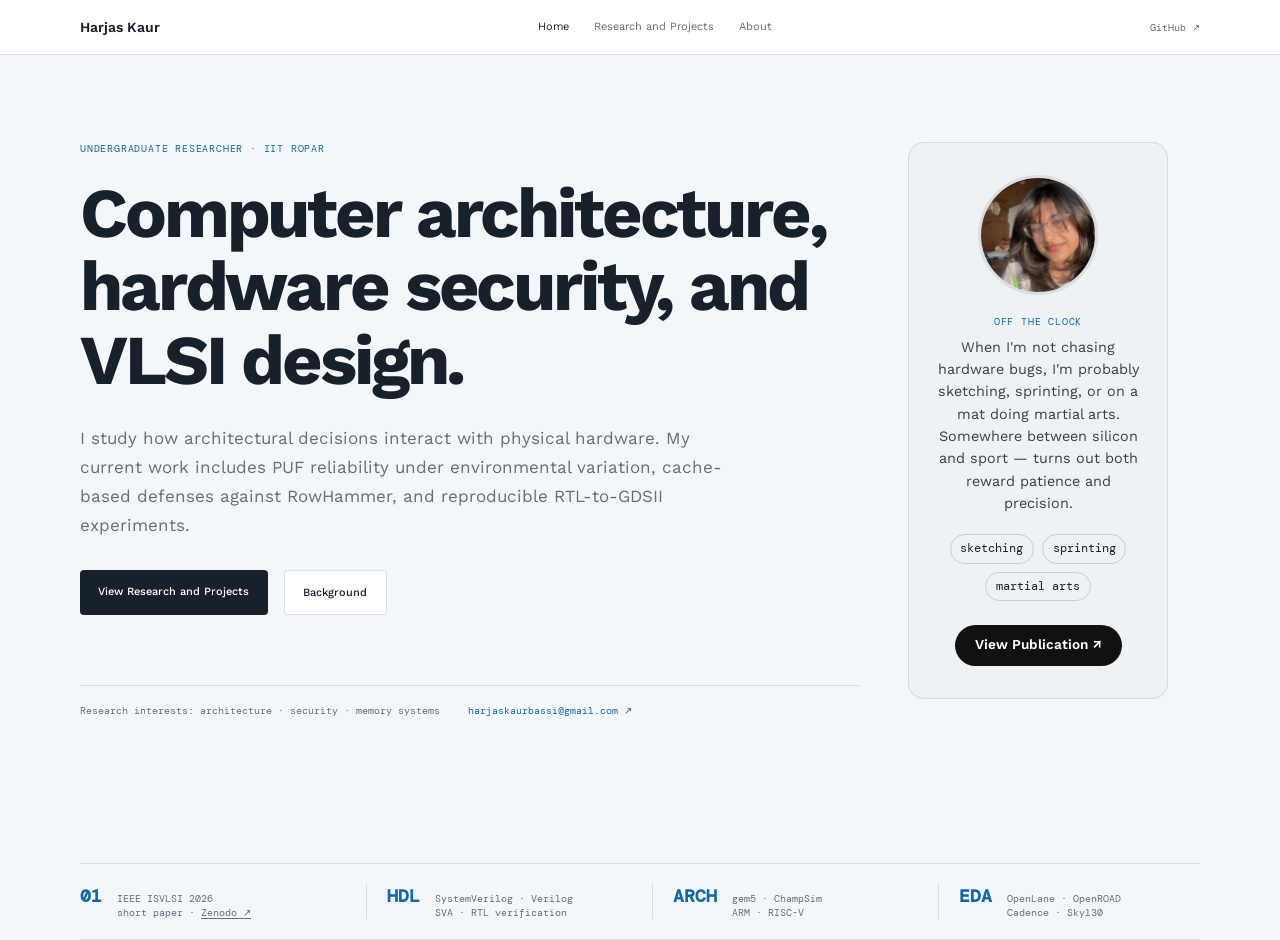
<file: index.html>
<!doctype html>
<html lang="en">
<head>
  <meta charset="utf-8">
  <meta name="viewport" content="width=device-width, initial-scale=1">
  <meta name="description" content="Harjas Kaur - undergraduate researcher in computer architecture, hardware security, and VLSI design.">
  <title>Harjas Kaur | Computer Architecture & Hardware Security</title>
  <link href="https://fonts.googleapis.com/css2?family=DM+Mono:wght@400;500&family=Work+Sans:wght@400;500;600;700&display=swap" rel="stylesheet">
  <link rel="stylesheet" href="styles.css">
</head>
<body>
  <nav class="navbar">
    <div class="nav-container">
      <a href="index.html" class="brand">Harjas Kaur</a>
      <div class="nav-links"><a href="index.html" class="active">Home</a><a href="research.html">Research and Projects</a><a href="about.html">About</a></div>
      <a class="small-link" href="https://github.com/harjas-kaur" target="_blank" rel="noreferrer">GitHub ↗</a>
    </div>
  </nav>

  <main class="container hero-section">
    <div class="hero-content">
      <p class="overline">Undergraduate researcher · IIT Ropar</p>
      <h1>Computer architecture, hardware security, and VLSI design.</h1>
      <p class="subtitle">I study how architectural decisions interact with physical hardware. My current work includes PUF reliability under environmental variation, cache-based defenses against RowHammer, and reproducible RTL-to-GDSII experiments.</p>
      
      <div class="action-buttons">
        <a href="research.html" class="btn btn-primary">View Research and Projects</a>
        <a href="about.html" class="btn btn-secondary">Background</a>
      </div>
      <div class="home-details"><span>Research interests: architecture · security · memory systems</span><a href="mailto:harjaskaurbassi@gmail.com">harjaskaurbassi@gmail.com ↗</a></div>
    </div>

       <aside class="side-pane">
      <img src="harjas-photo.jpg" alt="Harjas Kaur" class="side-pane-photo">
      <p class="overline">off the clock</p>
      <p class="side-pane-text">When I'm not chasing hardware bugs, I'm probably sketching, sprinting, or on a mat doing martial arts. Somewhere between silicon and sport — turns out both reward patience and precision.</p>
      <div class="side-pane-tags">
        <span>sketching</span>
        <span>sprinting</span>
        <span>martial arts</span>
      </div>
      <a href="https://zenodo.org/records/22248627" target="_blank" rel="noreferrer" class="side-pane-btn">View Publication ↗</a>
    </aside>
  </main>
<section class="home-strip">
  <div>
    <strong>01</strong>
    <span>
      IEEE ISVLSI 2026<br>short paper ·
      <a href="https://zenodo.org/records/22248627" target="_blank" rel="noreferrer">Zenodo ↗</a>
    </span>
  </div>
  <div><strong>HDL</strong><span>SystemVerilog · Verilog<br>SVA · RTL verification</span></div>
  <div><strong>ARCH</strong><span>gem5 · ChampSim<br>ARM · RISC-V</span></div>
  <div><strong>EDA</strong><span>OpenLane · OpenROAD<br>Cadence · Sky130</span></div>
</section>

</body>
</html>
</file>
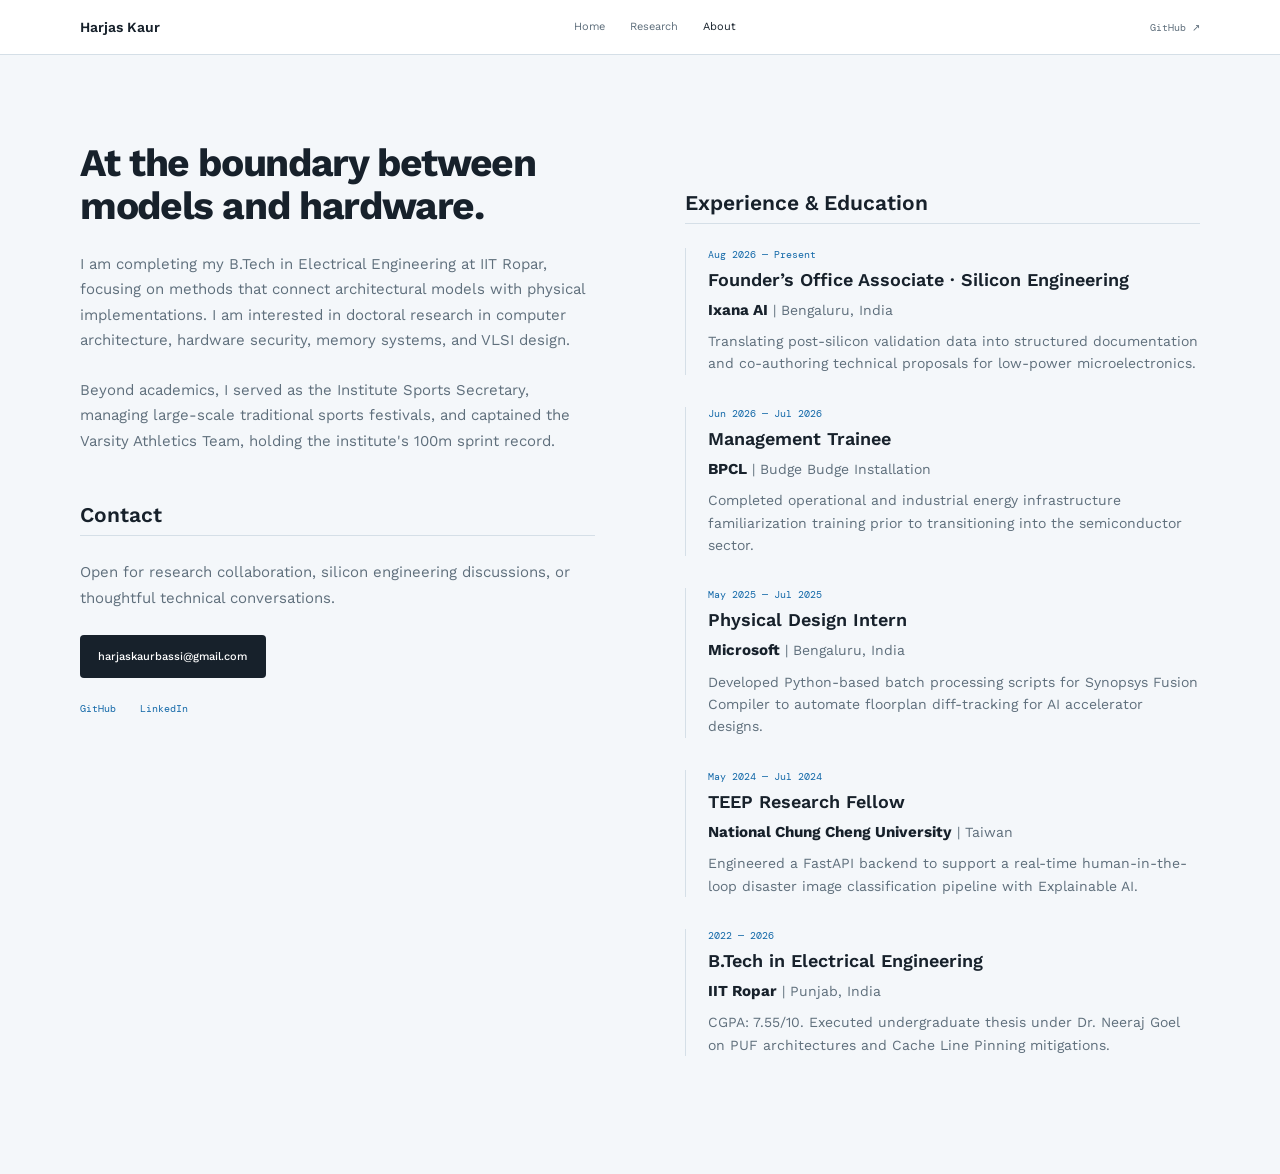
<file: about.html>
<!doctype html>
<html lang="en">
<head>
  <meta charset="utf-8">
  <meta name="viewport" content="width=device-width, initial-scale=1">
  <title>Harjas Kaur | About</title>
  <link href="https://fonts.googleapis.com/css2?family=DM+Mono:wght@400;500&family=Source+Serif+4:opsz,wght@8..60,400;8..60,500;8..60,600&family=Work+Sans:wght@400;500;600;700&display=swap" rel="stylesheet">
  <link rel="stylesheet" href="styles.css">
</head>
<body>
  <nav class="navbar">
    <div class="nav-container">
      <a href="index.html" class="brand">Harjas Kaur</a>
      <div class="nav-links"><a href="index.html">Home</a><a href="research.html">Research</a><a href="about.html" class="active">About</a></div>
      <a class="small-link" href="https://github.com/harjas-kaur" target="_blank" rel="noreferrer">GitHub ↗</a>
    </div>
  </nav>

  <main class="container">
    <div class="about-layout">
      <div class="about-text">
        <h2>At the boundary between models and hardware.</h2>
        <p>I am completing my B.Tech in Electrical Engineering at IIT Ropar, focusing on methods that connect architectural models with physical implementations. I am interested in doctoral research in computer architecture, hardware security, memory systems, and VLSI design.</p>
        <p>Beyond academics, I served as the Institute Sports Secretary, managing large-scale traditional sports festivals, and captained the Varsity Athletics Team, holding the institute's 100m sprint record.</p>
        
        <h3 class="section-title">Contact</h3>
        <p>Open for research collaboration, silicon engineering discussions, or thoughtful technical conversations.</p>
        <a href="mailto:harjaskaurbassi@gmail.com" class="btn btn-primary">harjaskaurbassi@gmail.com</a>
        <div class="social-links">
          <a href="https://github.com/harjas-kaur" target="_blank">GitHub</a>
          <a href="https://www.linkedin.com/in/harjas-kaur-bassi/" target="_blank">LinkedIn</a>
        </div>
      </div>

      <div class="timeline">
        <h3 class="section-title">Experience & Education</h3>
        
        <div class="timeline-item">
          <div class="date">Aug 2026 — Present</div>
          <div class="content">
            <h4>Founder’s Office Associate · Silicon Engineering</h4>
            <p><strong>Ixana AI</strong> | Bengaluru, India</p>
            <p>Translating post-silicon validation data into structured documentation and co-authoring technical proposals for low-power microelectronics.</p>
          </div>
        </div>

        <div class="timeline-item">
          <div class="date">Jun 2026 — Jul 2026</div>
          <div class="content">
            <h4>Management Trainee</h4>
            <p><strong>BPCL</strong> | Budge Budge Installation</p>
            <p>Completed operational and industrial energy infrastructure familiarization training prior to transitioning into the semiconductor sector.</p>
          </div>
        </div>

        <div class="timeline-item">
          <div class="date">May 2025 — Jul 2025</div>
          <div class="content">
            <h4>Physical Design Intern</h4>
            <p><strong>Microsoft</strong> | Bengaluru, India</p>
            <p>Developed Python-based batch processing scripts for Synopsys Fusion Compiler to automate floorplan diff-tracking for AI accelerator designs.</p>
          </div>
        </div>

        <div class="timeline-item">
          <div class="date">May 2024 — Jul 2024</div>
          <div class="content">
            <h4>TEEP Research Fellow</h4>
            <p><strong>National Chung Cheng University</strong> | Taiwan</p>
            <p>Engineered a FastAPI backend to support a real-time human-in-the-loop disaster image classification pipeline with Explainable AI.</p>
          </div>
        </div>

        <div class="timeline-item">
          <div class="date">2022 — 2026</div>
          <div class="content">
            <h4>B.Tech in Electrical Engineering</h4>
            <p><strong>IIT Ropar</strong> | Punjab, India</p>
            <p>CGPA: 7.55/10. Executed undergraduate thesis under Dr. Neeraj Goel on PUF architectures and Cache Line Pinning mitigations.</p>
          </div>
        </div>
      </div>
    </div>
  </main>
</body>
</html>
</file>
<file: styles.css>
:root {
  --bg-color: #fcfcfc;
  --text-primary: #1a1a1a;
  --text-secondary: #5a5a5a;
  --accent: #2563eb;
  --accent-hover: #1d4ed8;
  --border: #e5e5e5;
  --card-bg: #ffffff;
}

* {
  box-sizing: border-box;
  margin: 0;
  padding: 0;
}

body {
  font-family: 'Inter', sans-serif;
  background-color: var(--bg-color);
  color: var(--text-primary);
  line-height: 1.6;
}

h1, h2, h3, h4 {
  font-family: 'Lora', serif;
  font-weight: 500;
  line-height: 1.2;
}

a {
  text-decoration: none;
  color: var(--accent);
  transition: color 0.2s ease;
}

.container {
  max-width: 1000px;
  margin: 0 auto;
  padding: 4rem 2rem;
}

/* Navigation */
.navbar {
  border-bottom: 1px solid var(--border);
  background-color: var(--bg-color);
  position: sticky;
  top: 0;
  z-index: 100;
}

.nav-container {
  max-width: 1000px;
  margin: 0 auto;
  padding: 1.5rem 2rem;
  display: flex;
  justify-content: space-between;
  align-items: center;
}

.brand {
  font-weight: 600;
  font-size: 1.2rem;
  color: var(--text-primary);
}

.nav-links {
  display: flex;
  gap: 2rem;
}

.nav-links a {
  color: var(--text-secondary);
  font-size: 0.95rem;
}

.nav-links a:hover, .nav-links a.active {
  color: var(--text-primary);
}

/* Hero Section */
.hero-section {
  display: flex;
  align-items: center;
  justify-content: center;
  text-align: center;
  min-height: 70vh;
}

.hero-content {
  max-width: 700px;
}

.profile-pic {
  width: 120px;
  height: 120px;
  border-radius: 50%;
  margin-bottom: 1.5rem;
  border: 1px solid var(--border);
}

.hero-content h1 {
  font-size: 2.5rem;
  margin-bottom: 1.5rem;
}

.subtitle {
  font-size: 1.1rem;
  color: var(--text-secondary);
  margin-bottom: 2.5rem;
}

/* Buttons */
.action-buttons {
  display: flex;
  gap: 1rem;
  justify-content: center;
}

.btn {
  padding: 0.75rem 1.5rem;
  border-radius: 6px;
  font-weight: 500;
  font-size: 0.95rem;
  display: inline-block;
  transition: all 0.2s ease;
}

.btn-primary {
  background-color: var(--accent);
  color: white;
}

.btn-primary:hover {
  background-color: var(--accent-hover);
  color: white;
}

.btn-secondary {
  border: 1px solid var(--border);
  color: var(--text-primary);
}

.btn-secondary:hover {
  border-color: var(--text-primary);
}

/* Research Grid */
.page-header {
  margin-bottom: 3rem;
}

.page-header p {
  color: var(--text-secondary);
  font-size: 1.1rem;
  margin-top: 0.5rem;
}

.grid-layout {
  display: grid;
  grid-template-columns: repeat(auto-fill, minmax(300px, 1fr));
  gap: 2rem;
}

.card {
  background: var(--card-bg);
  border: 1px solid var(--border);
  padding: 2rem;
  border-radius: 8px;
  display: flex;
  flex-direction: column;
}

.card .tag {
  font-size: 0.8rem;
  text-transform: uppercase;
  letter-spacing: 0.05em;
  color: var(--text-secondary);
  margin-bottom: 1rem;
}

.card h3 {
  font-size: 1.3rem;
  margin-bottom: 1rem;
}

.card p {
  color: var(--text-secondary);
  font-size: 0.95rem;
  margin-bottom: 1.5rem;
  flex-grow: 1;
}

.card-link {
  font-weight: 500;
  font-size: 0.9rem;
}

/* About Layout */
.about-layout {
  display: grid;
  grid-template-columns: 1fr 1fr;
  gap: 4rem;
}

.about-text h2 {
  font-size: 2rem;
  margin-bottom: 1.5rem;
}

.about-text p {
  margin-bottom: 1.5rem;
  color: var(--text-secondary);
}

.section-title {
  font-size: 1.2rem;
  margin: 3rem 0 1.5rem;
  padding-bottom: 0.5rem;
  border-bottom: 1px solid var(--border);
}

.social-links {
  margin-top: 1.5rem;
  display: flex;
  gap: 1.5rem;
}

/* Timeline */
.timeline-item {
  margin-bottom: 2.5rem;
}

.timeline-item .date {
  font-size: 0.85rem;
  color: var(--text-secondary);
  margin-bottom: 0.5rem;
  font-weight: 500;
}

.timeline-item h4 {
  font-size: 1.1rem;
  margin-bottom: 0.25rem;
}

.timeline-item p strong {
  color: var(--text-primary);
  font-size: 0.95rem;
}

.timeline-item p {
  font-size: 0.95rem;
  color: var(--text-secondary);
  margin-top: 0.5rem;
}
.home-strip {
  display: flex;
  flex-wrap: wrap;
  gap: 1.5rem;
  padding: 2rem 1.5rem; /* right padding stops last item from touching the edge */
  box-sizing: border-box;
}

.home-strip > div {
  flex: 1 1 180px;
  min-width: 0; /* prevents overflow from long unbreakable content */
}

.home-strip a {
  color: inherit;
  text-decoration: underline;
  text-underline-offset: 2px;
}
.hero-section {
  display: flex;
  align-items: flex-start;
  justify-content: space-between;
  gap: 3rem;
  flex-wrap: wrap;
}

.hero-content {
  flex: 1 1 480px;
  min-width: 0;
}

.side-pane {
  flex: 0 0 260px;
  max-width: 260px;
  display: flex;
  flex-direction: column;
  align-items: center;
  text-align: center;
  padding: 2rem 1.5rem;
  border: 1px solid rgba(0, 0, 0, 0.1);
  border-radius: 16px;
  background: rgba(0, 0, 0, 0.02);
  box-sizing: border-box;
}

.side-pane-photo {
  width: 120px;
  height: 120px;
  object-fit: cover;
  border-radius: 50%;
  margin-bottom: 1.25rem;
  border: 3px solid rgba(0, 0, 0, 0.08);
}

.side-pane .overline {
  margin-bottom: 0.5rem;
}

.side-pane-text {
  font-family: "Work Sans", sans-serif;
  font-size: 0.9rem;
  line-height: 1.55;
  margin: 0 0 1.25rem;
  opacity: 0.85;
}

.side-pane-tags {
  display: flex;
  flex-wrap: wrap;
  justify-content: center;
  gap: 0.5rem;
  margin-bottom: 1.5rem;
}

.side-pane-tags span {
  font-family: "DM Mono", monospace;
  font-size: 0.75rem;
  padding: 0.25rem 0.6rem;
  border: 1px solid rgba(0, 0, 0, 0.15);
  border-radius: 999px;
}

.side-pane-btn {
  display: inline-block;
  font-family: "Work Sans", sans-serif;
  font-size: 0.85rem;
  font-weight: 600;
  padding: 0.6rem 1.25rem;
  border-radius: 999px;
  background: #111;
  color: #fff;
  text-decoration: none;
  transition: opacity 0.15s ease;
}

.side-pane-btn:hover {
  opacity: 0.85;
}

@media (max-width: 720px) {
  .side-pane {
    flex-basis: 100%;
    max-width: 100%;
  }
}

@media (max-width: 640px) {
  .home-strip {
    flex-direction: column;
  }
}

@media (max-width: 768px) {
  .about-layout {
    grid-template-columns: 1fr;
    gap: 3rem;
  }
  .nav-links {
    display: none;
  }
}

/* Shared academic presentation */
:root{--bg-color:#f4f7fa;--text-primary:#17212b;--text-secondary:#5f6f7c;--accent:#1268a8;--accent-hover:#0b4e80;--border:#d5dfe7;--card-bg:#fff;--mono:'DM Mono',monospace}
body{background:var(--bg-color);color:var(--text-primary);font-family:'Work Sans',sans-serif}.navbar{background:#fff;border-color:var(--border)}.nav-container{max-width:1120px;padding:1rem 0}.brand{font-size:14px}.nav-links{gap:25px}.nav-links a{font-size:11px}.small-link{font:10px var(--mono);color:var(--text-secondary)}.container{max-width:1120px;padding:5.4rem 0}.hero-section{min-height:calc(100vh - 76px);text-align:left;justify-content:flex-start}.hero-content{max-width:780px}.profile-pic{display:none}.overline{font:10px var(--mono);letter-spacing:.08em;text-transform:uppercase;color:var(--accent)}.hero-content h1{font:700 clamp(43px,5.5vw,70px)/1.05 'Work Sans',sans-serif;letter-spacing:-.045em;max-width:820px;margin:22px 0 27px}.subtitle{font:17px/1.7 'Work Sans',sans-serif;max-width:650px;color:var(--text-secondary);margin:0 0 30px}.action-buttons{justify-content:flex-start;gap:16px}.btn{border-radius:4px;padding:.8rem 1.15rem;font-size:11px}.btn-primary{background:var(--text-primary)}.btn-primary:hover{background:var(--accent-hover)}.btn-secondary{border-color:var(--border);background:#fff}.home-details{display:flex;gap:28px;flex-wrap:wrap;border-top:1px solid var(--border);margin-top:70px;padding-top:18px;font:10px var(--mono);color:var(--text-secondary)}.home-details a{color:var(--accent)}.home-strip{width:min(1120px,88%);margin:-1rem auto 0;border-top:1px solid var(--border);border-bottom:1px solid var(--border);display:grid;grid-template-columns:repeat(4,1fr);padding:20px 0}.home-strip div{display:flex;gap:15px;align-items:baseline;border-left:1px solid var(--border);padding-left:20px}.home-strip div:first-child{border-left:0;padding-left:0}.home-strip strong{font:700 18px var(--mono);color:var(--accent)}.home-strip span{font:10px/1.35 var(--mono);color:var(--text-secondary)}.page-header{margin-bottom:2.7rem}.page-header h2{font:700 42px/1.1 'Work Sans',sans-serif;letter-spacing:-.035em}.page-header p{font:15px 'Work Sans',sans-serif;color:var(--text-secondary)}.grid-layout{grid-template-columns:repeat(2,1fr);gap:0;border-top:1px solid var(--border)}.card{border:0;border-bottom:1px solid var(--border);border-radius:0;background:transparent;padding:27px 28px 28px;min-height:290px}.card:nth-child(odd){border-right:1px solid var(--border)}.card:hover{background:#fff}.card .tag{font:10px var(--mono);color:var(--accent)}.card h3{font:600 26px/1.2 'Work Sans',sans-serif;letter-spacing:-.02em;margin:35px 0 13px}.card p{font:14px/1.7 'Work Sans',sans-serif;color:var(--text-secondary)}.card-link{font:10px var(--mono);color:var(--accent)}.card-links{display:flex;gap:18px}.figures-section{background:#e5f0f7;margin-top:95px;padding:70px 7%;}.figures-section .page-header{margin-bottom:32px}.figure-grid{display:grid;grid-template-columns:repeat(2,1fr);gap:28px}.figure-grid figure{margin:0}.figure-grid img{display:block;width:100%;height:230px;object-fit:cover;background:#fff;border:1px solid rgba(28,39,48,.15);transition:transform .25s ease}.figure-grid a:hover img{transform:translateY(-4px)}.figure-grid figcaption{padding-top:10px;font:10px var(--mono);color:var(--text-secondary)}.about-layout{gap:90px}.about-text h2{font:700 39px/1.1 'Work Sans',sans-serif;letter-spacing:-.035em}.about-text p{font:15px/1.7 'Work Sans',sans-serif;color:var(--text-secondary)}.section-title{font:600 21px 'Work Sans',sans-serif;border-color:var(--border)}.social-links{font:10px var(--mono)}.timeline-item{border-left:1px solid var(--border);padding-left:22px;margin-bottom:2rem}.timeline-item .date{font:10px var(--mono);color:var(--accent)}.timeline-item h4{font:600 18px 'Work Sans',sans-serif}.timeline-item p{font:14px/1.6 'Work Sans',sans-serif}
@media(max-width:768px){.nav-container{padding:1rem 6%}.nav-links{gap:11px}.nav-links a{font-size:10px}.small-link{display:none}.container{width:88%;padding:4rem 0}.hero-section{min-height:auto;padding-top:5.5rem;padding-bottom:5rem}.hero-content h1{font-size:43px}.subtitle{font-size:16px}.home-details{margin-top:52px;display:block;line-height:2}.home-details a{display:block}.home-strip{width:88%;grid-template-columns:1fr 1fr;gap:14px;padding:17px 0}.home-strip div{border-left:0;padding-left:0}.grid-layout{grid-template-columns:1fr}.card:nth-child(odd){border-right:0}.figure-grid{grid-template-columns:1fr}.figures-section{padding:55px 6%;margin-top:70px}.figure-grid img{height:210px}.about-layout{display:block}.timeline{margin-top:60px}.page-header h2{font-size:36px}}
</file>
